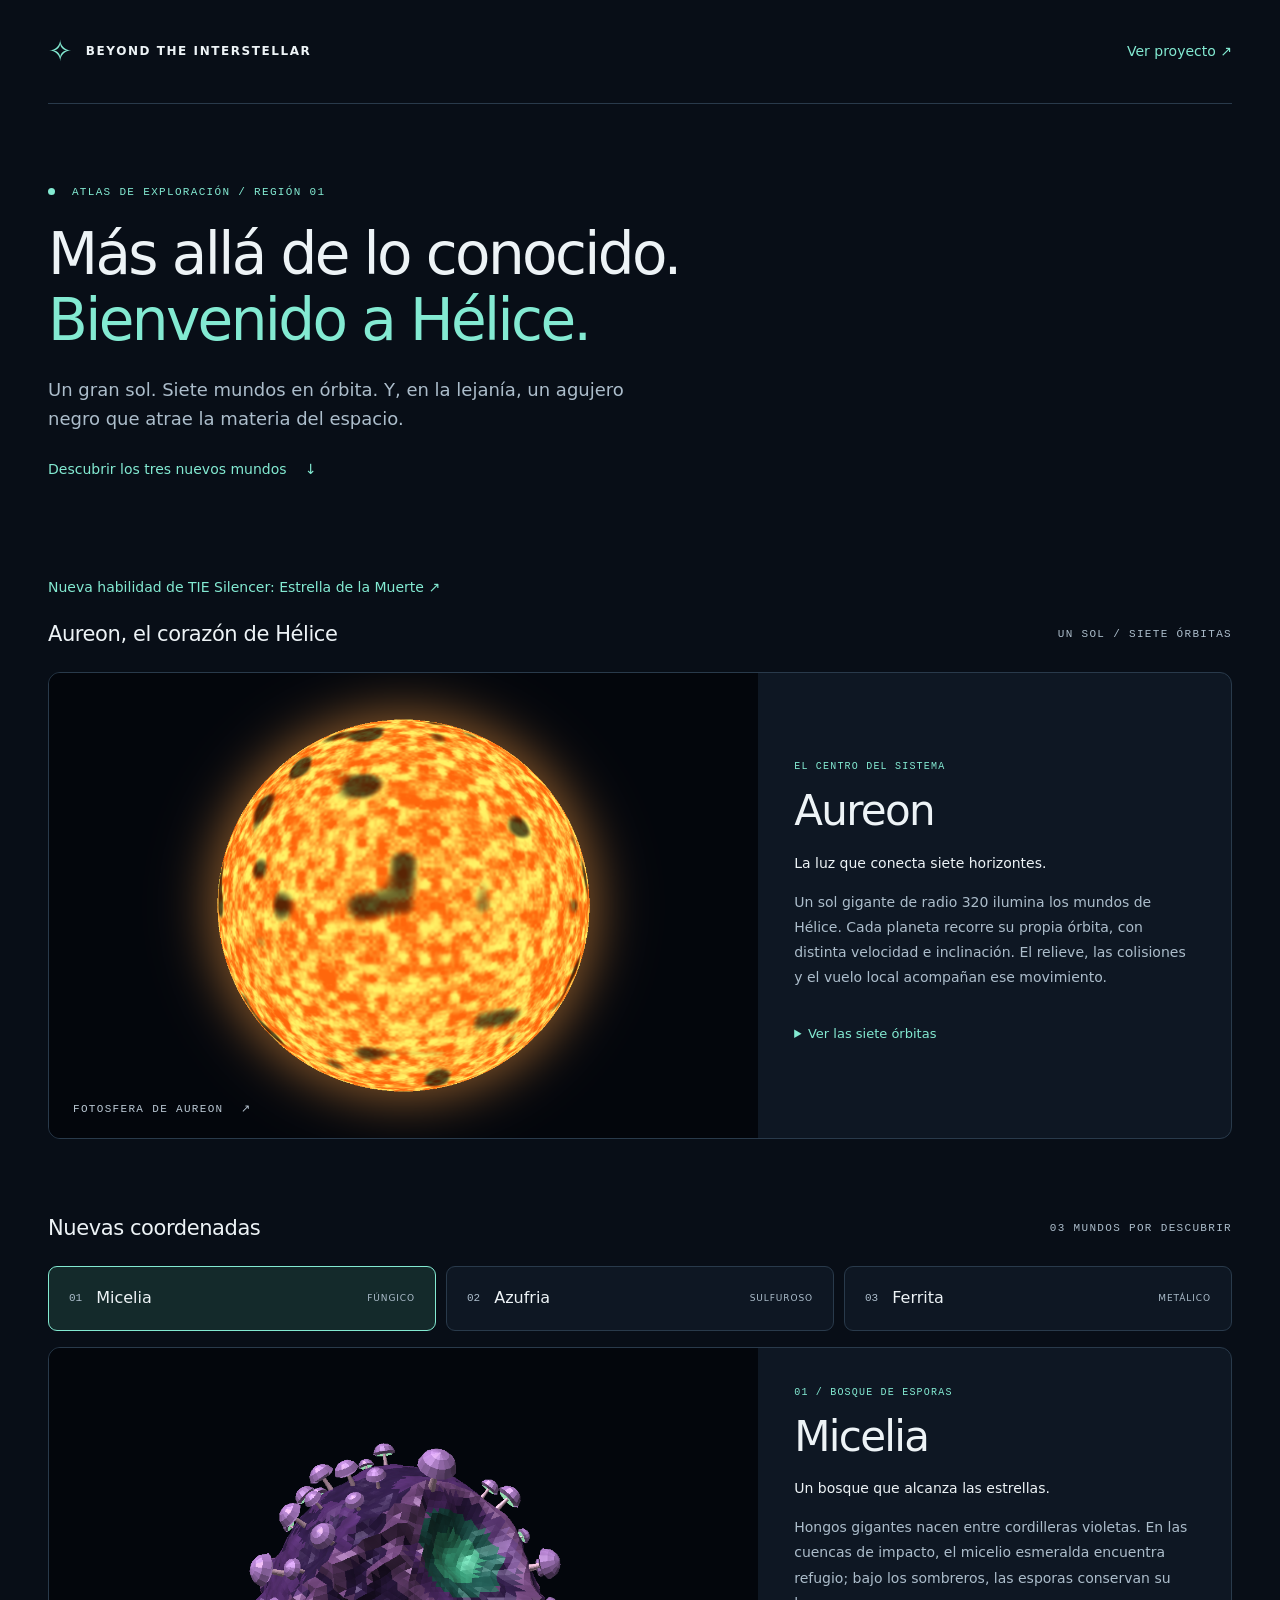
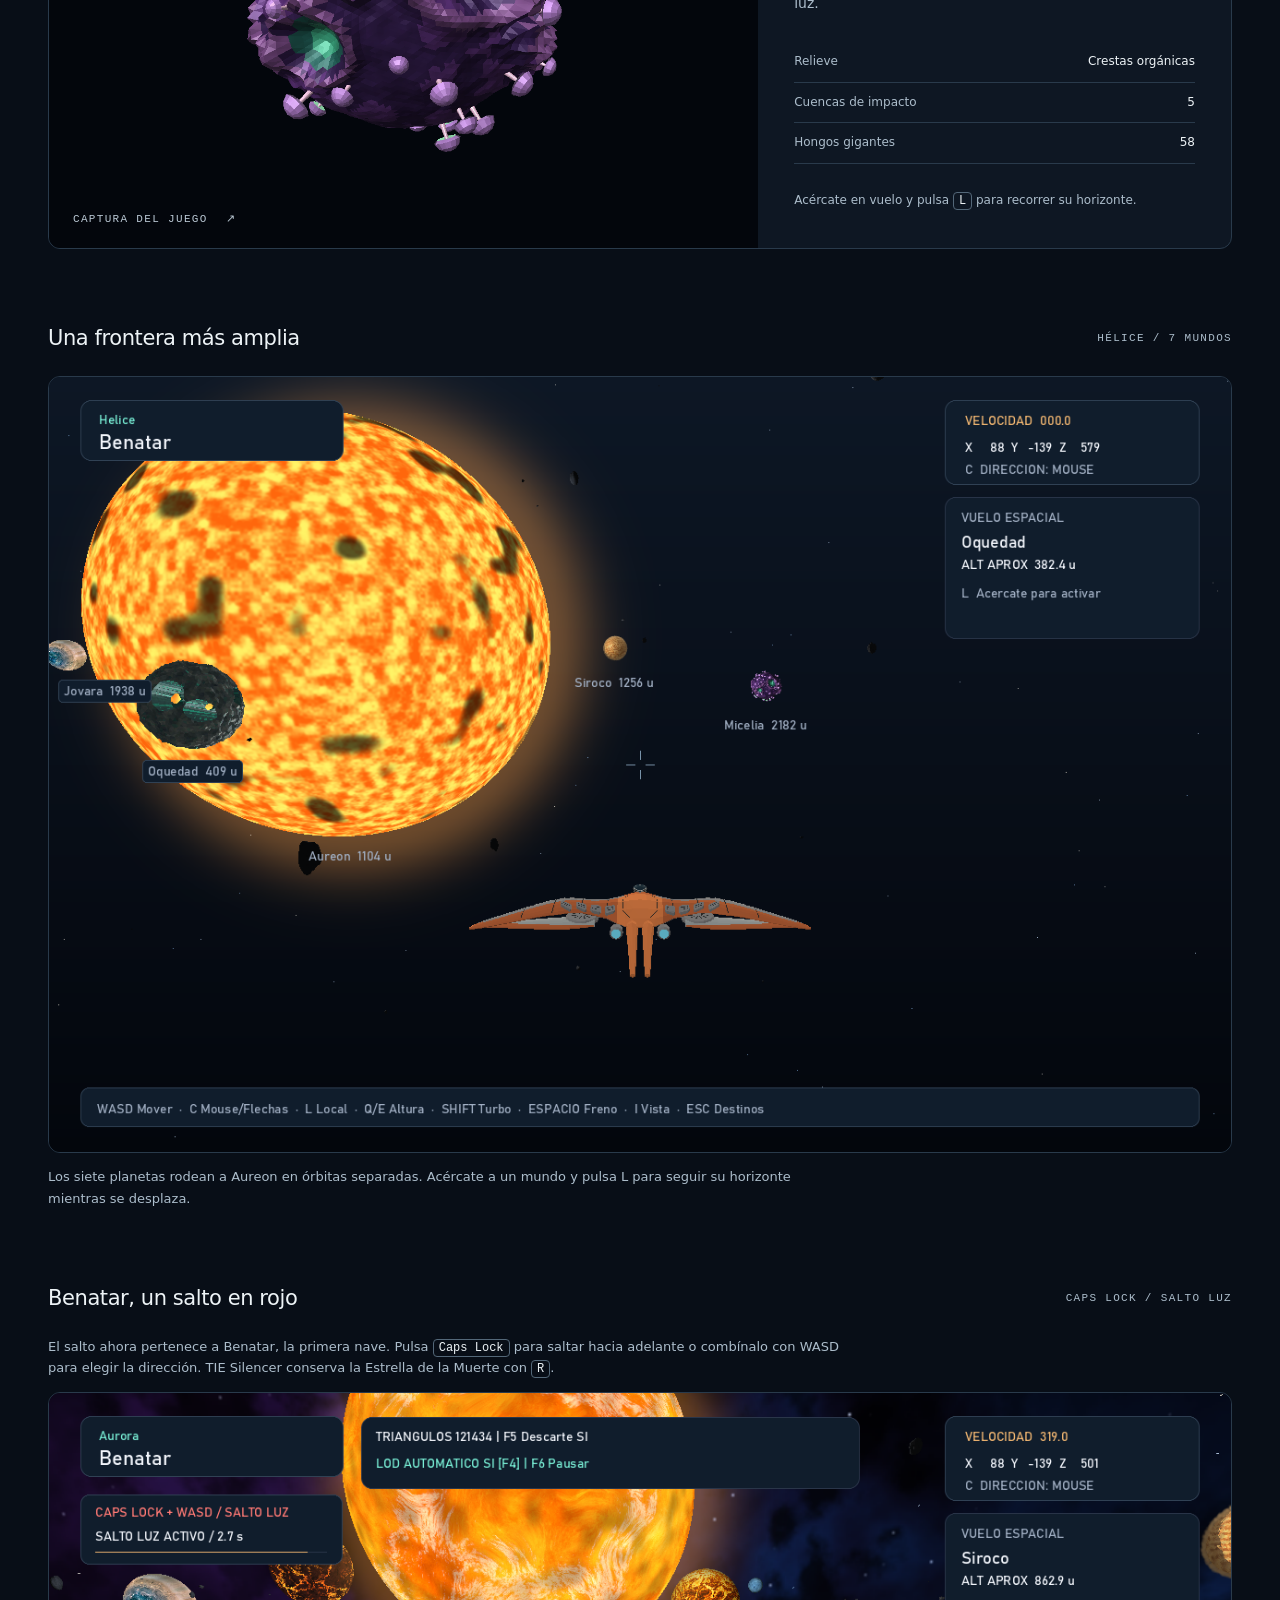
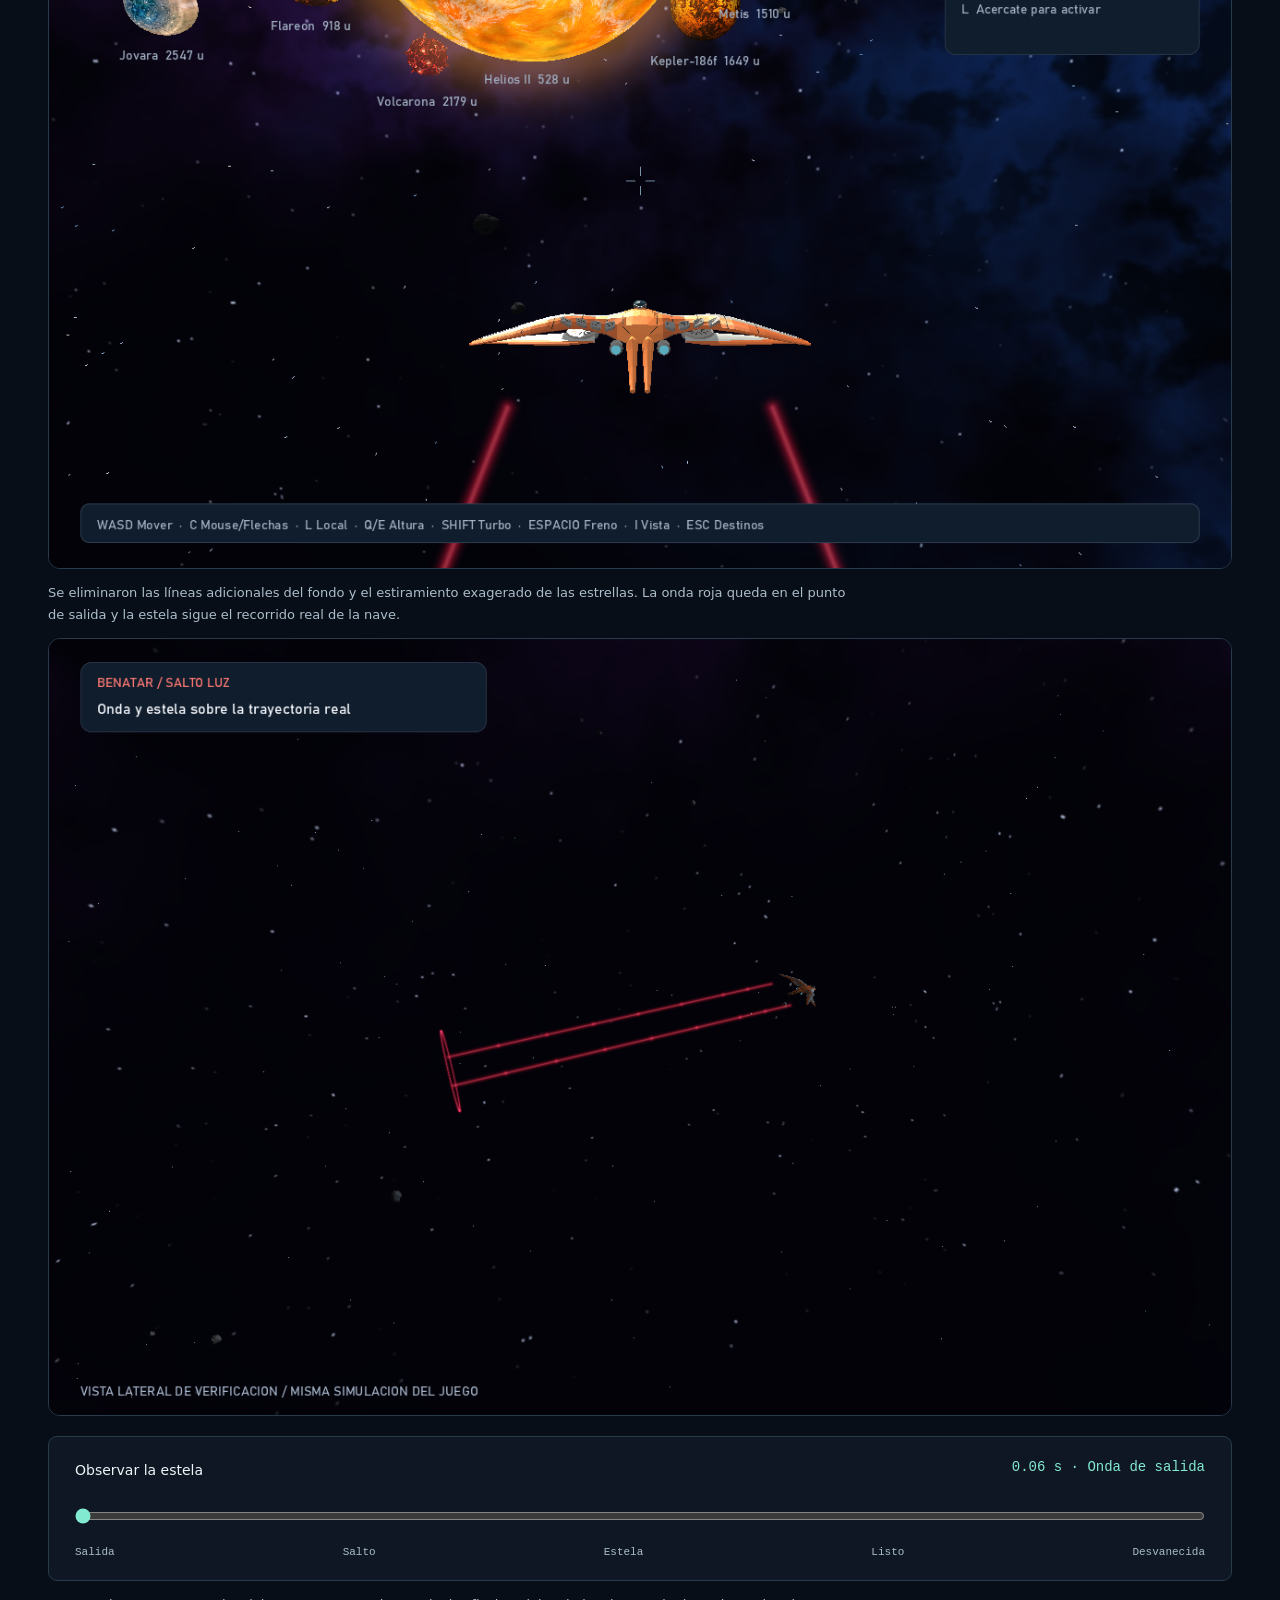
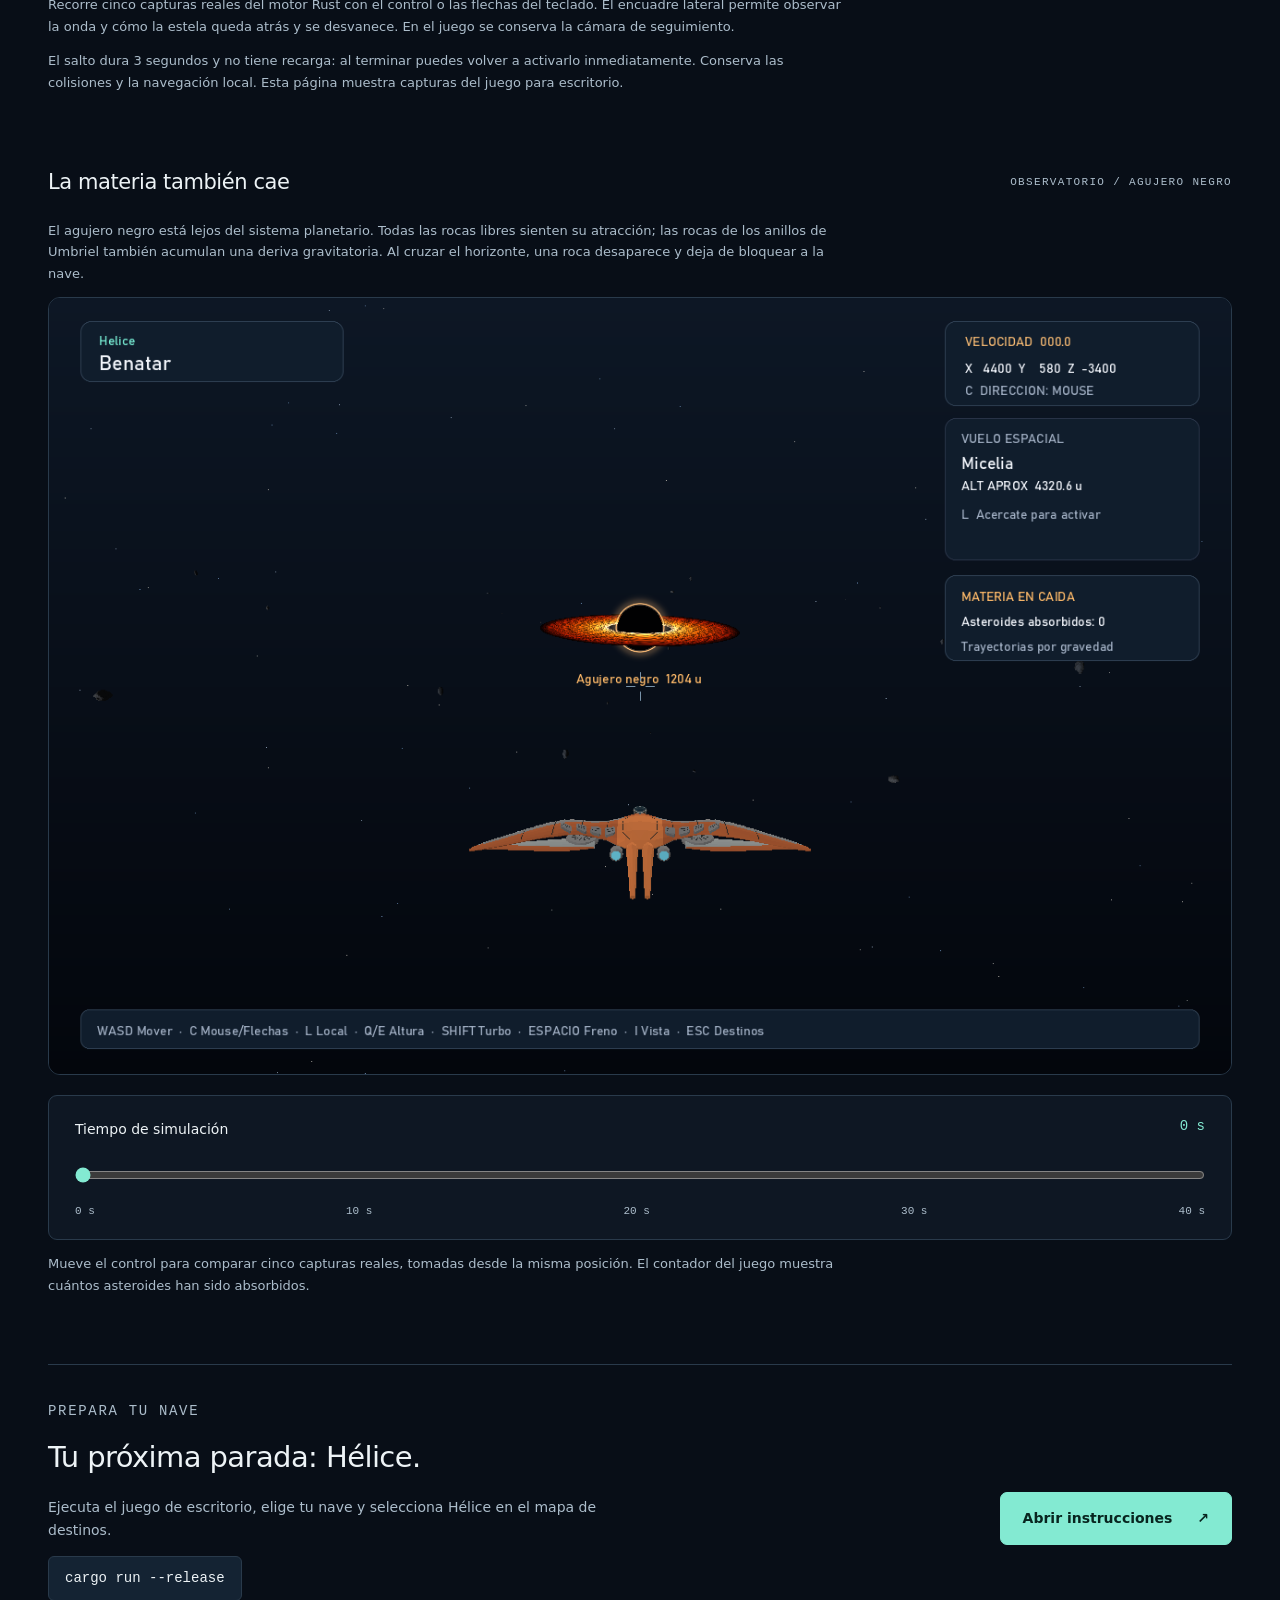
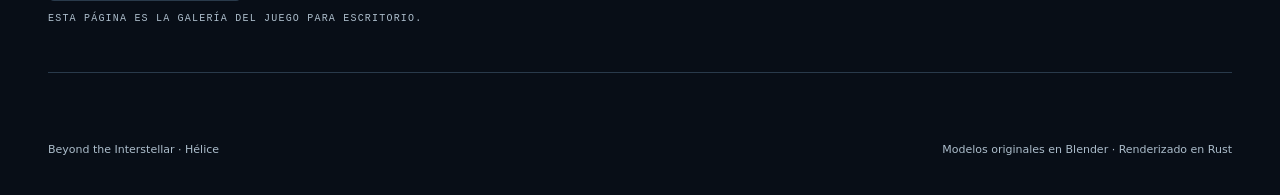
<file: docs/index.html>
<!doctype html>
<html lang="es">
<head>
  <meta charset="utf-8">
  <meta name="viewport" content="width=device-width, initial-scale=1">
  <meta name="theme-color" content="#080e17">
  <meta name="description" content="Aureon y los siete mundos de Hélice. Explora sus órbitas y observa cómo el agujero negro atrae y absorbe meteoritos. Capturas reales del juego en Rust.">
  <title>Hélice — Beyond the Interstellar</title>
  <link rel="stylesheet" href="style.css">
  <script src="gallery.js?v=benatar-sin-recarga" defer></script>
</head>
<body>
  <a class="skip" href="#mundos">Saltar a los planetas</a>
  <header class="site-header wrap">
    <a class="brand" href="#inicio"><span class="orbit-mark" aria-hidden="true">✧</span> BEYOND THE INTERSTELLAR</a>
    <a class="repo-link" href="https://github.com/J05U3oAr/Proyecto_3_Graficas">Ver proyecto <span aria-hidden="true">↗</span></a>
  </header>
  <main id="inicio" class="wrap">
    <section class="intro" aria-labelledby="title">
      <p class="eyebrow"><span class="signal" aria-hidden="true"></span> ATLAS DE EXPLORACIÓN / REGIÓN 01</p>
      <h1 id="title">Más allá de lo conocido.<br><span>Bienvenido a Hélice.</span></h1>
      <p class="lead">Un gran sol. Siete mundos en órbita. Y, en la lejanía, un agujero negro que atrae la materia del espacio.</p>
      <a class="text-link" href="#mundos">Descubrir los tres nuevos mundos <span aria-hidden="true">↓</span></a>
    </section>

    <section class="stellar-intro" aria-labelledby="sun-title">
      <p><a class="text-link" href="death-star.html">Nueva habilidad de TIE Silencer: Estrella de la Muerte ↗</a></p>
      <div class="section-top"><h2 id="sun-title">Aureon, el corazón de Hélice</h2><span class="small-label">UN SOL / SIETE ÓRBITAS</span></div>
      <article class="world solar">
        <a class="world-image" href="assets/aureon.png" aria-label="Abrir captura completa de Aureon"><img src="assets/aureon.png" width="1280" height="840" alt="Gran sol dorado con células de plasma, manchas solares y una corona cálida"><span class="image-note">FOTOSFERA DE AUREON <span aria-hidden="true">↗</span></span></a>
        <div class="world-copy"><p class="eyebrow">EL CENTRO DEL SISTEMA</p><h3>Aureon</h3><p class="world-tagline">La luz que conecta siete horizontes.</p><p>Un sol gigante de radio 320 ilumina los mundos de Hélice. Cada planeta recorre su propia órbita, con distinta velocidad e inclinación. El relieve, las colisiones y el vuelo local acompañan ese movimiento.</p><details><summary>Ver las siete órbitas</summary><table><caption>Distancia al centro de Aureon, en unidades del juego</caption><thead><tr><th scope="col">Planeta</th><th scope="col">Radio orbital</th></tr></thead><tbody><tr><td>Siroco</td><td>490</td></tr><tr><td>Oquedad</td><td>710</td></tr><tr><td>Jovara</td><td>950</td></tr><tr><td>Boreal</td><td>1190</td></tr><tr><td>Micelia</td><td>1460</td></tr><tr><td>Azufria</td><td>1760</td></tr><tr><td>Ferrita</td><td>2110</td></tr></tbody></table></details></div>
      </article>
    </section>

    <section id="mundos" class="atlas" aria-labelledby="atlas-title">
      <div class="section-top"><h2 id="atlas-title">Nuevas coordenadas</h2><span class="small-label">03 MUNDOS POR DESCUBRIR</span></div>
      <div class="planet-tabs" aria-label="Elegir un planeta">
        <button id="tab-micelia" type="button" data-world="micelia"><span>01</span> Micelia <span class="tab-kind">FÚNGICO</span></button>
        <button id="tab-azufria" type="button" data-world="azufria"><span>02</span> Azufria <span class="tab-kind">SULFUROSO</span></button>
        <button id="tab-ferrita" type="button" data-world="ferrita"><span>03</span> Ferrita <span class="tab-kind">METÁLICO</span></button>
      </div>

      <article id="micelia" class="world micelia" aria-labelledby="name-micelia">
        <a class="world-image" href="assets/micelia.png" aria-label="Abrir captura completa de Micelia"><img src="assets/micelia.png" alt="Planeta violeta con hongos gigantes, montañas y cráteres de micelio verde" width="1280" height="840"><span class="image-note">CAPTURA DEL JUEGO <span aria-hidden="true">↗</span></span></a>
        <div class="world-copy"><p class="eyebrow">01 / BOSQUE DE ESPORAS</p><h3 id="name-micelia">Micelia</h3><p class="world-tagline">Un bosque que alcanza las estrellas.</p><p>Hongos gigantes nacen entre cordilleras violetas. En las cuencas de impacto, el micelio esmeralda encuentra refugio; bajo los sombreros, las esporas conservan su luz.</p><dl><div><dt>Relieve</dt><dd>Crestas orgánicas</dd></div><div><dt>Cuencas de impacto</dt><dd>5</dd></div><div><dt>Hongos gigantes</dt><dd>58</dd></div></dl><p class="hint">Acércate en vuelo y pulsa <kbd>L</kbd> para recorrer su horizonte.</p></div>
      </article>

      <article id="azufria" class="world azufria" aria-labelledby="name-azufria">
        <a class="world-image" href="assets/azufria.png" aria-label="Abrir captura completa de Azufria"><img src="assets/azufria.png" alt="Planeta amarillo con cordilleras de azufre y calderas profundas llenas de ácido verde jade" width="1280" height="840" loading="lazy"><span class="image-note">CAPTURA DEL JUEGO <span aria-hidden="true">↗</span></span></a>
        <div class="world-copy"><p class="eyebrow">02 / CALDERAS DE AZUFRE</p><h3 id="name-azufria">Azufria</h3><p class="world-tagline">Oro mineral. Profundidades de jade.</p><p>Una corteza de azufre amarillo se pliega en largas cordilleras. Siete calderas interrumpen el paisaje, con paredes elevadas, estratos ocres y lagos ácidos en su interior.</p><dl><div><dt>Relieve</dt><dd>Cordilleras sulfurosas</dd></div><div><dt>Calderas</dt><dd>7</dd></div><div><dt>Lagos ácidos</dt><dd>7</dd></div></dl><p class="hint">Desciende con <kbd>Q</kbd> en navegación local para apreciar las paredes.</p></div>
      </article>

      <article id="ferrita" class="world ferrita" aria-labelledby="name-ferrita">
        <a class="world-image" href="assets/ferrita.png" aria-label="Abrir captura completa de Ferrita"><img src="assets/ferrita.png" alt="Planeta de cobre rojizo con pátina verde, montañas estratificadas y cráteres concéntricos" width="1280" height="840" loading="lazy"><span class="image-note">CAPTURA DEL JUEGO <span aria-hidden="true">↗</span></span></a>
        <div class="world-copy"><p class="eyebrow">03 / CORDILLERAS DE COBRE</p><h3 id="name-ferrita">Ferrita</h3><p class="world-tagline">La huella de cada impacto.</p><p>Montañas de cobre, óxido rojizo y vetas de cardenillo. Sus cráteres tienen bordes concéntricos y un pico central de rebote: cicatrices que se reconocen incluso desde el espacio.</p><dl><div><dt>Relieve</dt><dd>Estratos metálicos</dd></div><div><dt>Cráteres</dt><dd>8</dd></div><div><dt>Seña distintiva</dt><dd>Anillos de impacto</dd></div></dl><p class="hint">Sube con <kbd>E</kbd> para descubrir el perfil de las cordilleras.</p></div>
      </article>
    </section>

    <section class="flight-section" aria-labelledby="flight-title">
      <div class="section-top"><h2 id="flight-title">Una frontera más amplia</h2><span class="small-label">HÉLICE / 7 MUNDOS</span></div>
      <a class="flight-image" href="assets/vuelo.png"><img src="assets/vuelo.png" width="1280" height="840" loading="lazy" alt="Vista de vuelo en Hélice con Aureon, planetas de su sistema, asteroides y la nave Benatar"></a>
      <p class="caption">Los siete planetas rodean a Aureon en órbitas separadas. Acércate a un mundo y pulsa L para seguir su horizonte mientras se desplaza.</p>
    </section>

    <section id="benatar" class="flight-section" aria-labelledby="benatar-title">
      <div class="section-top"><h2 id="benatar-title">Benatar, un salto en rojo</h2><span class="small-label">CAPS LOCK / SALTO LUZ</span></div>
      <p class="caption">El salto ahora pertenece a Benatar, la primera nave. Pulsa <kbd>Caps Lock</kbd> para saltar hacia adelante o combínalo con WASD para elegir la dirección. TIE Silencer conserva la Estrella de la Muerte con <kbd>R</kbd>.</p>
      <a class="flight-image" href="assets/benatar-salto.png"><img src="assets/benatar-salto.png" width="1280" height="840" loading="lazy" alt="Benatar durante el salto luz, con estrellas compactas y dos estelas rojas detrás del casco"></a>
      <p class="caption">Se eliminaron las líneas adicionales del fondo y el estiramiento exagerado de las estrellas. La onda roja queda en el punto de salida y la estela sigue el recorrido real de la nave.</p>
      <div class="flight-image"><img id="jump-image" src="assets/benatar-estela-0.png" width="1280" height="840" loading="lazy" alt="Vista lateral de Benatar al iniciar el salto, con una onda roja en el punto de salida"></div>
      <div class="time-control"><label for="jump-time">Observar la estela <output id="jump-output" for="jump-time" aria-live="polite">0.06 s · Onda de salida</output></label><input id="jump-time" type="range" min="0" max="4" step="1" value="0" disabled aria-describedby="jump-caption" aria-valuetext="0.06 segundos, onda de salida"><div class="time-ticks" aria-hidden="true"><span>Salida</span><span>Salto</span><span>Estela</span><span>Listo</span><span>Desvanecida</span></div></div>
      <p id="jump-caption" class="caption">Recorre cinco capturas reales del motor Rust con el control o las flechas del teclado. El encuadre lateral permite observar la onda y cómo la estela queda atrás y se desvanece. En el juego se conserva la cámara de seguimiento.</p>
      <p class="caption">El salto dura 3 segundos y no tiene recarga: al terminar puedes volver a activarlo inmediatamente. Conserva las colisiones y la navegación local. Esta página muestra capturas del juego para escritorio.</p>
      <noscript><p class="caption">Ver capturas: <a href="assets/benatar-estela-1.png">salto</a>, <a href="assets/benatar-estela-2.png">estela</a>, <a href="assets/benatar-estela-3.png">listo otra vez</a> y <a href="assets/benatar-estela-4.png">desvanecida</a>.</p></noscript>
    </section>

    <section class="flight-section" aria-labelledby="gravity-title">
      <div class="section-top"><h2 id="gravity-title">La materia también cae</h2><span class="small-label">OBSERVATORIO / AGUJERO NEGRO</span></div>
      <p class="caption">El agujero negro está lejos del sistema planetario. Todas las rocas libres sienten su atracción; las rocas de los anillos de Umbriel también acumulan una deriva gravitatoria. Al cruzar el horizonte, una roca desaparece y deja de bloquear a la nave.</p>
      <div class="flight-image"><img id="gravity-image" src="assets/caida-0.png" width="1280" height="840" loading="lazy" alt="Observación del agujero negro y las rocas que lo rodean al inicio de la simulación"></div>
      <div class="time-control"><label for="gravity-time">Tiempo de simulación <output id="gravity-output" for="gravity-time">0 s</output></label><input id="gravity-time" type="range" min="0" max="40" step="10" value="0" disabled aria-describedby="gravity-caption" aria-valuetext="0 segundos de simulación"><div class="time-ticks" aria-hidden="true"><span>0 s</span><span>10 s</span><span>20 s</span><span>30 s</span><span>40 s</span></div></div>
      <p id="gravity-caption" class="caption">Mueve el control para comparar cinco capturas reales, tomadas desde la misma posición. El contador del juego muestra cuántos asteroides han sido absorbidos.</p>
      <noscript><p class="caption">Las capturas también están disponibles como imágenes: <a href="assets/caida-10.png">10 s</a>, <a href="assets/caida-20.png">20 s</a>, <a href="assets/caida-30.png">30 s</a> y <a href="assets/caida-40.png">40 s</a>.</p></noscript>
    </section>

    <section class="play" aria-labelledby="play-title"><div><p class="eyebrow">PREPARA TU NAVE</p><h2 id="play-title">Tu próxima parada: Hélice.</h2><p>Ejecuta el juego de escritorio, elige tu nave y selecciona Hélice en el mapa de destinos.</p><code>cargo run --release</code><p class="small-label">ESTA PÁGINA ES LA GALERÍA DEL JUEGO PARA ESCRITORIO.</p></div><a class="primary-link" href="https://github.com/J05U3oAr/Proyecto_3_Graficas#ejecutar">Abrir instrucciones <span aria-hidden="true">↗</span></a></section>
  </main>
  <footer class="wrap"><span>Beyond the Interstellar · Hélice</span><span>Modelos originales en Blender · Renderizado en Rust</span></footer>
</body>
</html>
</file>
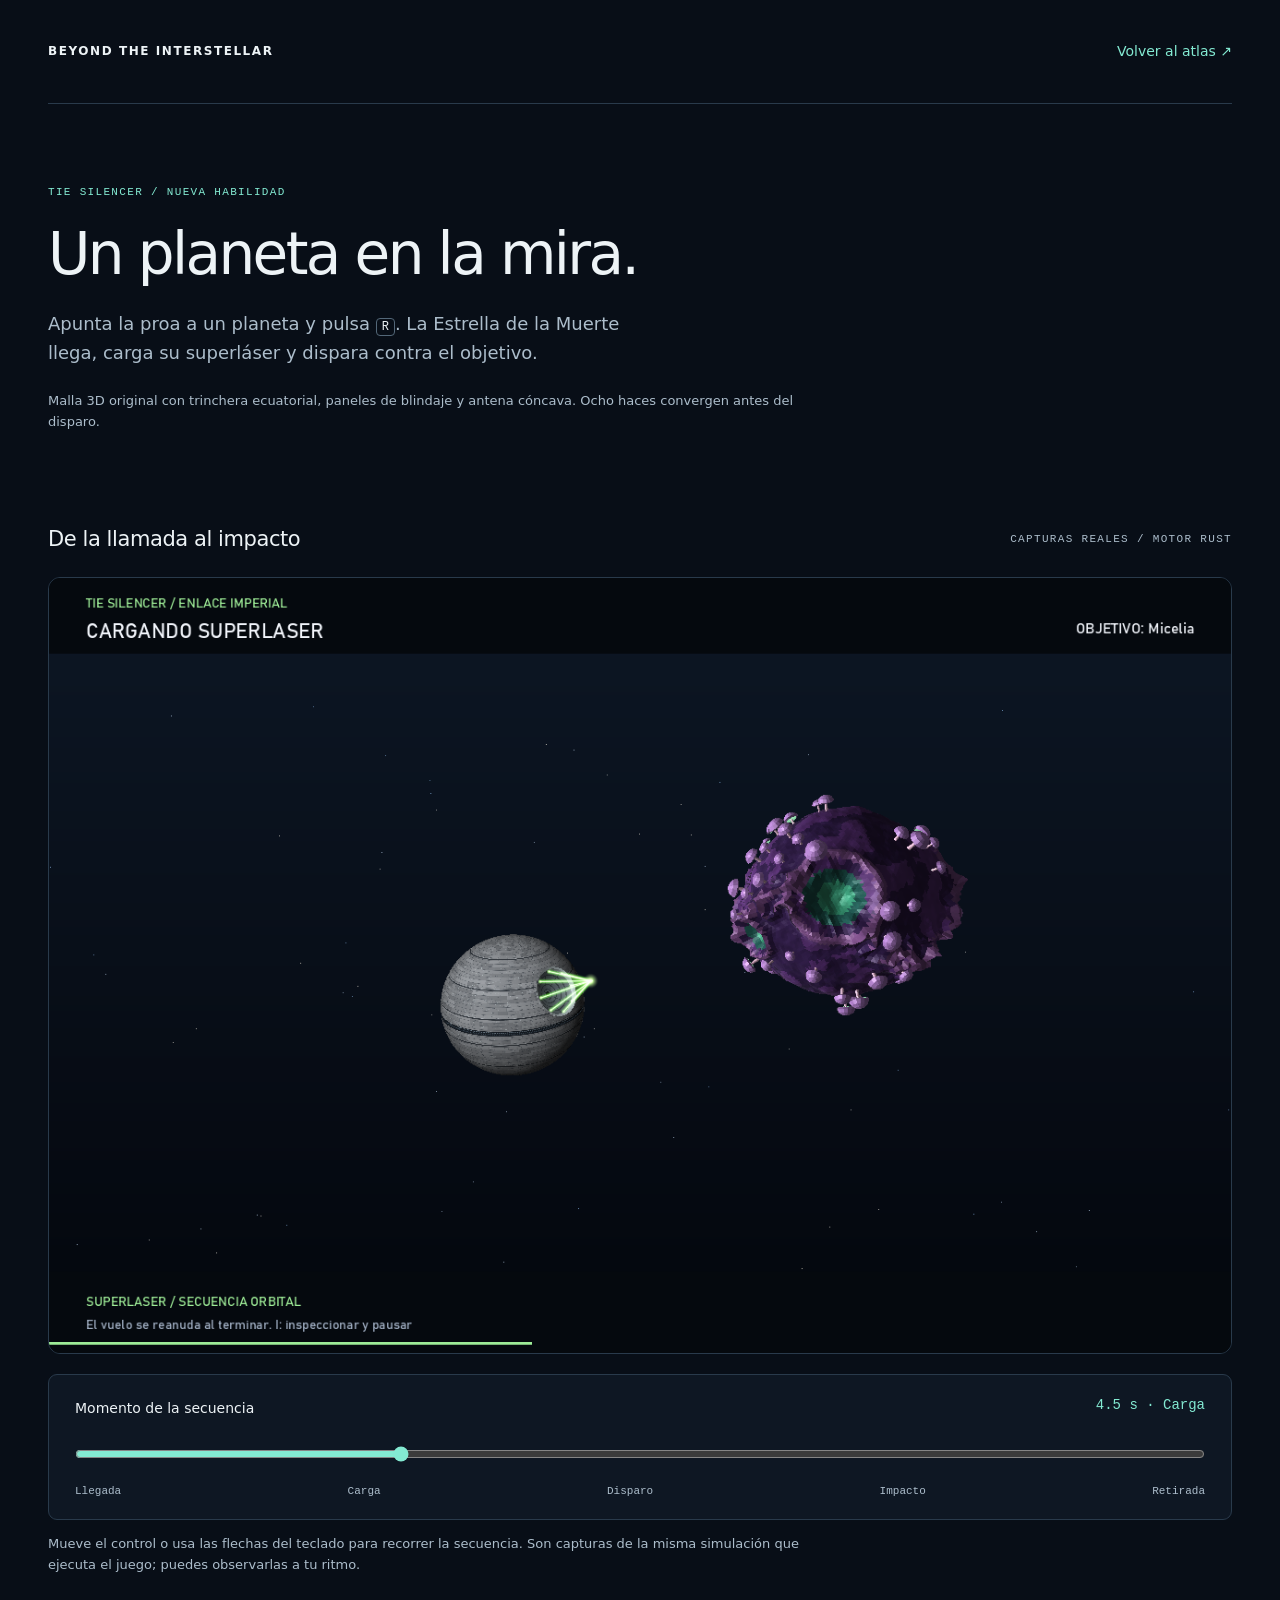
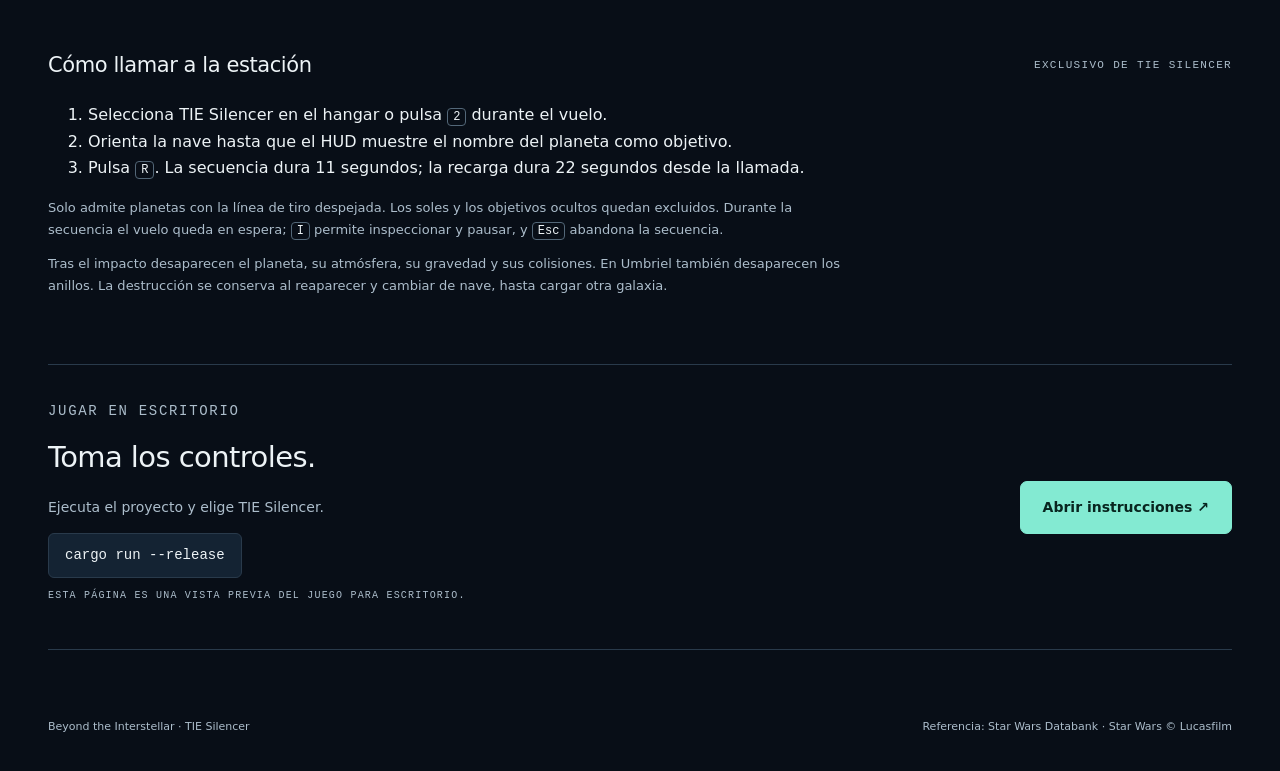
<file: docs/death-star.html>
<!doctype html>
<html lang="es">
<head>
  <meta charset="utf-8">
  <meta name="viewport" content="width=device-width, initial-scale=1">
  <meta name="theme-color" content="#080e17">
  <meta name="description" content="La nueva habilidad de TIE Silencer: llama a la Estrella de la Muerte con R y destruye el planeta frente a la proa. Capturas reales del juego en Rust.">
  <title>Estrella de la Muerte — Beyond the Interstellar</title>
  <link rel="stylesheet" href="style.css">
  <script src="death-star.js" defer></script>
</head>
<body>
  <a class="skip" href="#secuencia">Saltar a la secuencia</a>
  <header class="site-header wrap">
    <a class="brand" href="index.html">BEYOND THE INTERSTELLAR</a>
    <a class="repo-link" href="index.html">Volver al atlas ↗</a>
  </header>
  <main class="wrap">
    <section class="intro" aria-labelledby="title">
      <p class="eyebrow">TIE SILENCER / NUEVA HABILIDAD</p>
      <h1 id="title">Un planeta en la mira.</h1>
      <p class="lead">Apunta la proa a un planeta y pulsa <kbd>R</kbd>. La Estrella de la Muerte llega, carga su superláser y dispara contra el objetivo.</p>
      <p class="caption">Malla 3D original con trinchera ecuatorial, paneles de blindaje y antena cóncava. Ocho haces convergen antes del disparo.</p>
    </section>
    <section id="secuencia" aria-labelledby="sequence-title">
      <div class="section-top"><h2 id="sequence-title">De la llamada al impacto</h2><span class="small-label">CAPTURAS REALES / MOTOR RUST</span></div>
      <div class="flight-image"><img id="strike-image" src="assets/death-star-2.png" width="1280" height="840" alt="Estrella de la Muerte cargando ocho haces verdes frente al planeta Micelia"></div>
      <div class="time-control">
        <label for="strike-time">Momento de la secuencia <output id="strike-output" for="strike-time" aria-live="polite">4.5 s · Carga</output></label>
        <input id="strike-time" type="range" min="0" max="7" step="1" value="2" disabled aria-describedby="strike-caption" aria-valuetext="4.5 segundos, carga">
        <div class="time-ticks" aria-hidden="true"><span>Llegada</span><span>Carga</span><span>Disparo</span><span>Impacto</span><span>Retirada</span></div>
      </div>
      <p id="strike-caption" class="caption">Mueve el control o usa las flechas del teclado para recorrer la secuencia. Son capturas de la misma simulación que ejecuta el juego; puedes observarlas a tu ritmo.</p>
      <noscript><p class="caption">Ver capturas: <a href="assets/death-star-0.png">llegada</a>, <a href="assets/death-star-3.png">disparo</a>, <a href="assets/death-star-5.png">explosión</a>, <a href="assets/death-star-7.png">retirada</a>.</p></noscript>
    </section>
    <section class="flight-section" aria-labelledby="controls-title">
      <div class="section-top"><h2 id="controls-title">Cómo llamar a la estación</h2><span class="small-label">EXCLUSIVO DE TIE SILENCER</span></div>
      <ol>
        <li>Selecciona TIE Silencer en el hangar o pulsa <kbd>2</kbd> durante el vuelo.</li>
        <li>Orienta la nave hasta que el HUD muestre el nombre del planeta como objetivo.</li>
        <li>Pulsa <kbd>R</kbd>. La secuencia dura 11 segundos; la recarga dura 22 segundos desde la llamada.</li>
      </ol>
      <p class="caption">Solo admite planetas con la línea de tiro despejada. Los soles y los objetivos ocultos quedan excluidos. Durante la secuencia el vuelo queda en espera; <kbd>I</kbd> permite inspeccionar y pausar, y <kbd>Esc</kbd> abandona la secuencia.</p>
      <p class="caption">Tras el impacto desaparecen el planeta, su atmósfera, su gravedad y sus colisiones. En Umbriel también desaparecen los anillos. La destrucción se conserva al reaparecer y cambiar de nave, hasta cargar otra galaxia.</p>
    </section>
    <section class="play" aria-labelledby="play-title"><div><p class="eyebrow">JUGAR EN ESCRITORIO</p><h2 id="play-title">Toma los controles.</h2><p>Ejecuta el proyecto y elige TIE Silencer.</p><code>cargo run --release</code><p class="small-label">ESTA PÁGINA ES UNA VISTA PREVIA DEL JUEGO PARA ESCRITORIO.</p></div><a class="primary-link" href="https://github.com/J05U3oAr/Proyecto_3_Graficas#ejecutar">Abrir instrucciones ↗</a></section>
  </main>
  <footer class="wrap"><span>Beyond the Interstellar · TIE Silencer</span><span>Referencia: <a href="https://www.starwars.com/databank/death-star">Star Wars Databank</a> · Star Wars © Lucasfilm</span></footer>
</body>
</html>
</file>
<file: docs/style.css>
:root { color-scheme: dark; --bg: #080e17; --surface: #0e1723; --line: #293a4b; --text: #edf3f6; --muted: #acbdcb; --accent: #83ead2; }
* { box-sizing: border-box; }
html { scroll-behavior: smooth; scroll-padding-top: 25px; }
body { margin: 0; background: var(--bg); color: var(--text); font: 16px/1.65 system-ui, -apple-system, "Segoe UI", sans-serif; }
a { color: inherit; text-decoration: none; }
button, a { -webkit-tap-highlight-color: transparent; }
button { font: inherit; cursor: pointer; }
a:focus-visible, button:focus-visible, [tabindex]:focus-visible { outline: 3px solid var(--accent); outline-offset: 5px; }
.wrap { width: min(1184px, calc(100% - 64px)); margin-inline: auto; }
.site-header { min-height: 104px; display: flex; align-items: center; justify-content: space-between; gap: 24px; border-bottom: 1px solid var(--line); }
.brand { display: flex; align-items: center; gap: 12px; font-size: 12px; font-weight: 650; letter-spacing: .13em; }
.orbit-mark { font-size: 29px; line-height: 1; color: var(--accent); }
.repo-link, .text-link { color: var(--accent); font-size: 14px; }
.repo-link:hover, .text-link:hover { text-decoration: underline; text-underline-offset: 5px; }
.intro { padding: 80px 0 76px; max-width: 850px; }
.eyebrow, .small-label, .image-note { font: 11px/1.5 ui-monospace, Consolas, monospace; letter-spacing: .12em; }
.eyebrow { color: var(--accent); margin: 0 0 20px; }
.signal { display: inline-block; height: 7px; width: 7px; background: var(--accent); border-radius: 50%; margin-right: 9px; }
h1 { font-size: clamp(31px, 4.8vw, 58px); line-height: 1.14; letter-spacing: -.045em; font-weight: 500; margin: 0 0 22px; }
h1 span { color: var(--accent); }
.lead { color: var(--muted); max-width: 620px; font-size: 18px; margin: 0 0 22px; }
.text-link span { margin-left: 14px; }
.section-top { display: flex; justify-content: space-between; align-items: center; gap: 20px; margin-bottom: 20px; }
h2 { font-size: 21px; font-weight: 500; letter-spacing: -.02em; margin: 0; }
.small-label { color: var(--muted); }
.planet-tabs { display: grid; grid-template-columns: repeat(3, 1fr); gap: 10px; margin-bottom: 16px; }
.planet-tabs button { display: flex; align-items: center; gap: 14px; min-height: 65px; padding: 17px 20px; color: var(--text); background: var(--surface); border: 1px solid var(--line); border-radius: 9px; transition: border-color .18s, background .18s; }
.planet-tabs button > span:first-child { color: var(--muted); font: 11px ui-monospace, Consolas, monospace; }
.planet-tabs button .tab-kind { color: var(--muted); margin-left: auto; font-size: 9px; letter-spacing: .1em; }
.planet-tabs button:hover { border-color: var(--accent); }
.planet-tabs button[aria-selected="true"] { border-color: var(--accent); background: #142a2b; }
.world { display: grid; grid-template-columns: 1.5fr 1fr; overflow: hidden; background: var(--surface); border: 1px solid var(--line); border-radius: 12px; }
.world[hidden] { display: none; }
.world + .world { margin-top: 18px; }
.atlas.enhanced .world { margin-top: 0; }
.world-image { position: relative; display: flex; align-items: center; min-width: 0; background: #03060c; }
.world-image img { display: block; width: 100%; height: auto; }
.image-note { position: absolute; left: 24px; bottom: 20px; color: #bac8d4; }
.image-note span { margin-left: 10px; }
.world-image:hover .image-note { color: var(--accent); }
.world-copy { padding: 36px; align-self: center; }
.world-copy .eyebrow { font-size: 10px; margin-bottom: 10px; }
h3 { font-size: 42px; font-weight: 500; letter-spacing: -.04em; line-height: 1.2; margin: 0 0 14px; }
.world-tagline { color: var(--text) !important; font-size: 17px; }
.world-copy > p { color: var(--muted); font-size: 14px; line-height: 1.8; }
.world-copy .eyebrow { color: var(--accent); }
dl { font-size: 12px; margin: 26px 0; }
dl > div { display: flex; justify-content: space-between; gap: 10px; border-bottom: 1px solid var(--line); padding: 10px 0; }
dt { color: var(--muted); } dd { margin: 0; text-align: right; }
.hint { font-size: 12px !important; margin: 20px 0 0; }
kbd { border: 1px solid #536778; border-radius: 4px; padding: 1px 5px; color: var(--text); font: 12px ui-monospace, Consolas, monospace; }
.flight-section { margin-top: 72px; }
.stellar-intro { margin-bottom: 72px; }
details { margin-top: 24px; font-size: 13px; }
summary { cursor: pointer; color: var(--accent); padding: 8px 0; }
summary:focus-visible, input:focus-visible { outline: 3px solid var(--accent); outline-offset: 5px; }
table { width: 100%; border-collapse: collapse; font-size: 12px; margin-top: 10px; }
caption { color: var(--muted); text-align: left; padding-bottom: 10px; font-size: 11px; }
th, td { border-bottom: 1px solid var(--line); padding: 7px 0; text-align: left; }
th:last-child, td:last-child { text-align: right; }
.time-control { margin-top: 20px; padding: 22px 26px; border: 1px solid var(--line); background: var(--surface); border-radius: 9px; }
.time-control label { display: flex; justify-content: space-between; gap: 20px; font-size: 14px; }
.time-control output { color: var(--accent); font: 14px ui-monospace, Consolas, monospace; }
.time-control input { width: 100%; min-height: 44px; margin: 12px 0 0; accent-color: var(--accent); cursor: pointer; }
.time-ticks { display: flex; justify-content: space-between; font: 11px ui-monospace, Consolas, monospace; color: var(--muted); }
.flight-image { display: block; border: 1px solid var(--line); border-radius: 12px; overflow: hidden; }
.flight-image img { display: block; width: 100%; height: auto; }
.caption { font-size: 13px; color: var(--muted); max-width: 800px; }
.play { margin: 68px 0; padding: 36px 0; border-block: 1px solid var(--line); display: flex; align-items: center; justify-content: space-between; gap: 36px; }
.play .eyebrow { margin-bottom: 12px; }
.play h2 { font-size: 29px; }
.play p { max-width: 580px; color: var(--muted); font-size: 14px; }
.play .small-label { font-size: 10px; }
code { display: inline-block; background: #142333; padding: 10px 16px; border: 1px solid var(--line); border-radius: 6px; font-size: 14px; }
.primary-link { flex-shrink: 0; background: var(--accent); color: #08251f; border: 1px solid var(--accent); padding: 14px 22px; border-radius: 7px; font-size: 14px; font-weight: 600; transition: background .18s; }
.primary-link:hover { background: #b1f4e4; }
.primary-link span { margin-left: 20px; }
footer { display: flex; justify-content: space-between; gap: 20px; padding-bottom: 34px; color: var(--muted); font-size: 11px; }
.skip { position: absolute; top: -100px; left: 20px; z-index: 10; padding: 10px; background: var(--accent); color: #08251f; }
.skip:focus { top: 10px; }
@media (max-width: 1000px) { .tab-kind { display: none; } .world-copy { padding: 25px; } .world { grid-template-columns: 1.2fr 1fr; } }
@media (max-width: 740px) {
  .wrap { width: calc(100% - 36px); } .site-header { min-height: 85px; gap: 12px; } .brand { font-size: 9px; letter-spacing: .06em; gap: 7px; } .repo-link { font-size: 12px; }
  .intro { padding: 52px 0; } .lead { font-size: 16px; } .eyebrow { font-size: 9px; } .section-top { align-items: flex-start; flex-direction: column; gap: 5px; }
  .planet-tabs { gap: 7px; } .planet-tabs button { min-height: 53px; padding: 12px 10px; font-size: 13px; gap: 7px; } .planet-tabs button .tab-kind { display: none; }
  .world { grid-template-columns: 1fr; } .world-copy { padding: 28px; } .world-image img { aspect-ratio: 1280 / 840; object-fit: contain; } h3 { font-size: 36px; }
  .image-note { left: 18px; bottom: 12px; font-size: 9px; } .flight-section { margin-top: 45px; } .play { flex-direction: column; align-items: flex-start; margin-block: 44px; gap: 15px; } footer { flex-direction: column; gap: 5px; }
}
@media (prefers-reduced-motion: reduce) { html { scroll-behavior: auto; } *, *::before, *::after { transition: none !important; } }
</file>
